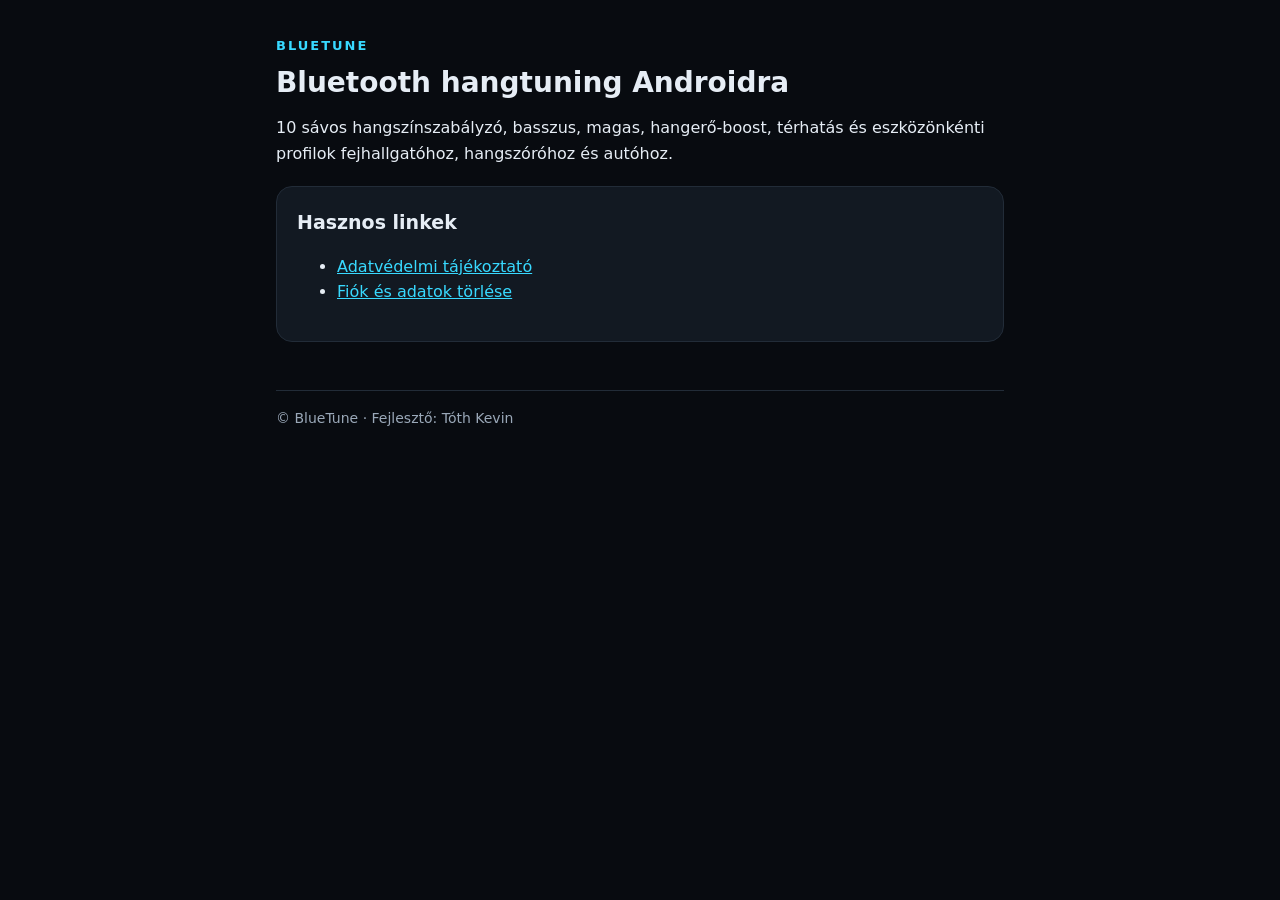
<file: docs/index.html>
<!doctype html>
<html lang="hu">
<head>
  <meta charset="utf-8">
  <meta name="viewport" content="width=device-width, initial-scale=1">
  <title>BlueTune</title>
  <link rel="stylesheet" href="style.css">
</head>
<body>
<main>
  <a class="brand" href="index.html">BLUETUNE</a>
  <h1>Bluetooth hangtuning Androidra</h1>
  <p>10 sávos hangszínszabályzó, basszus, magas, hangerő-boost, térhatás és eszközönkénti profilok
    fejhallgatóhoz, hangszóróhoz és autóhoz.</p>

  <div class="card">
    <h2 style="margin-top:0">Hasznos linkek</h2>
    <ul>
      <li><a href="privacy.html">Adatvédelmi tájékoztató</a></li>
      <li><a href="delete-account.html">Fiók és adatok törlése</a></li>
    </ul>
  </div>

  <footer class="muted">© BlueTune · Fejlesztő: Tóth Kevin</footer>
</main>
</body>
</html>
</file>
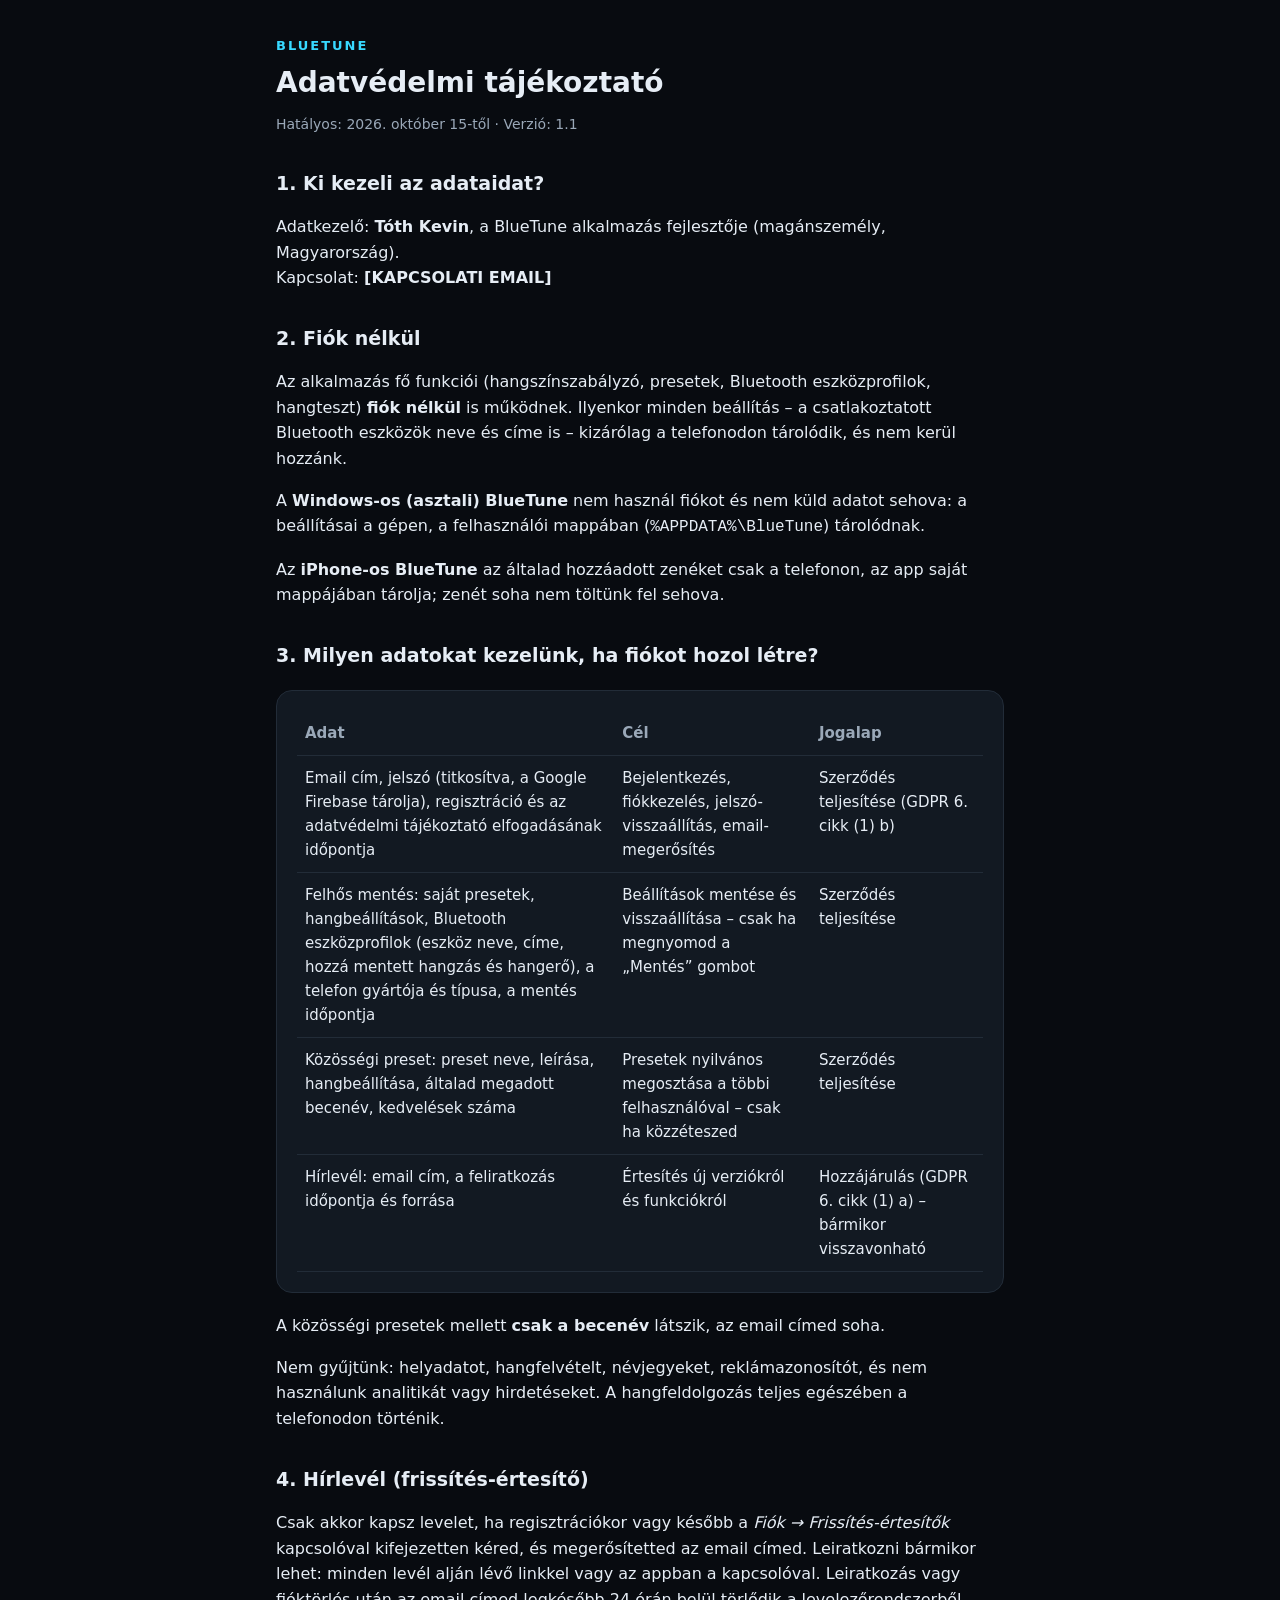
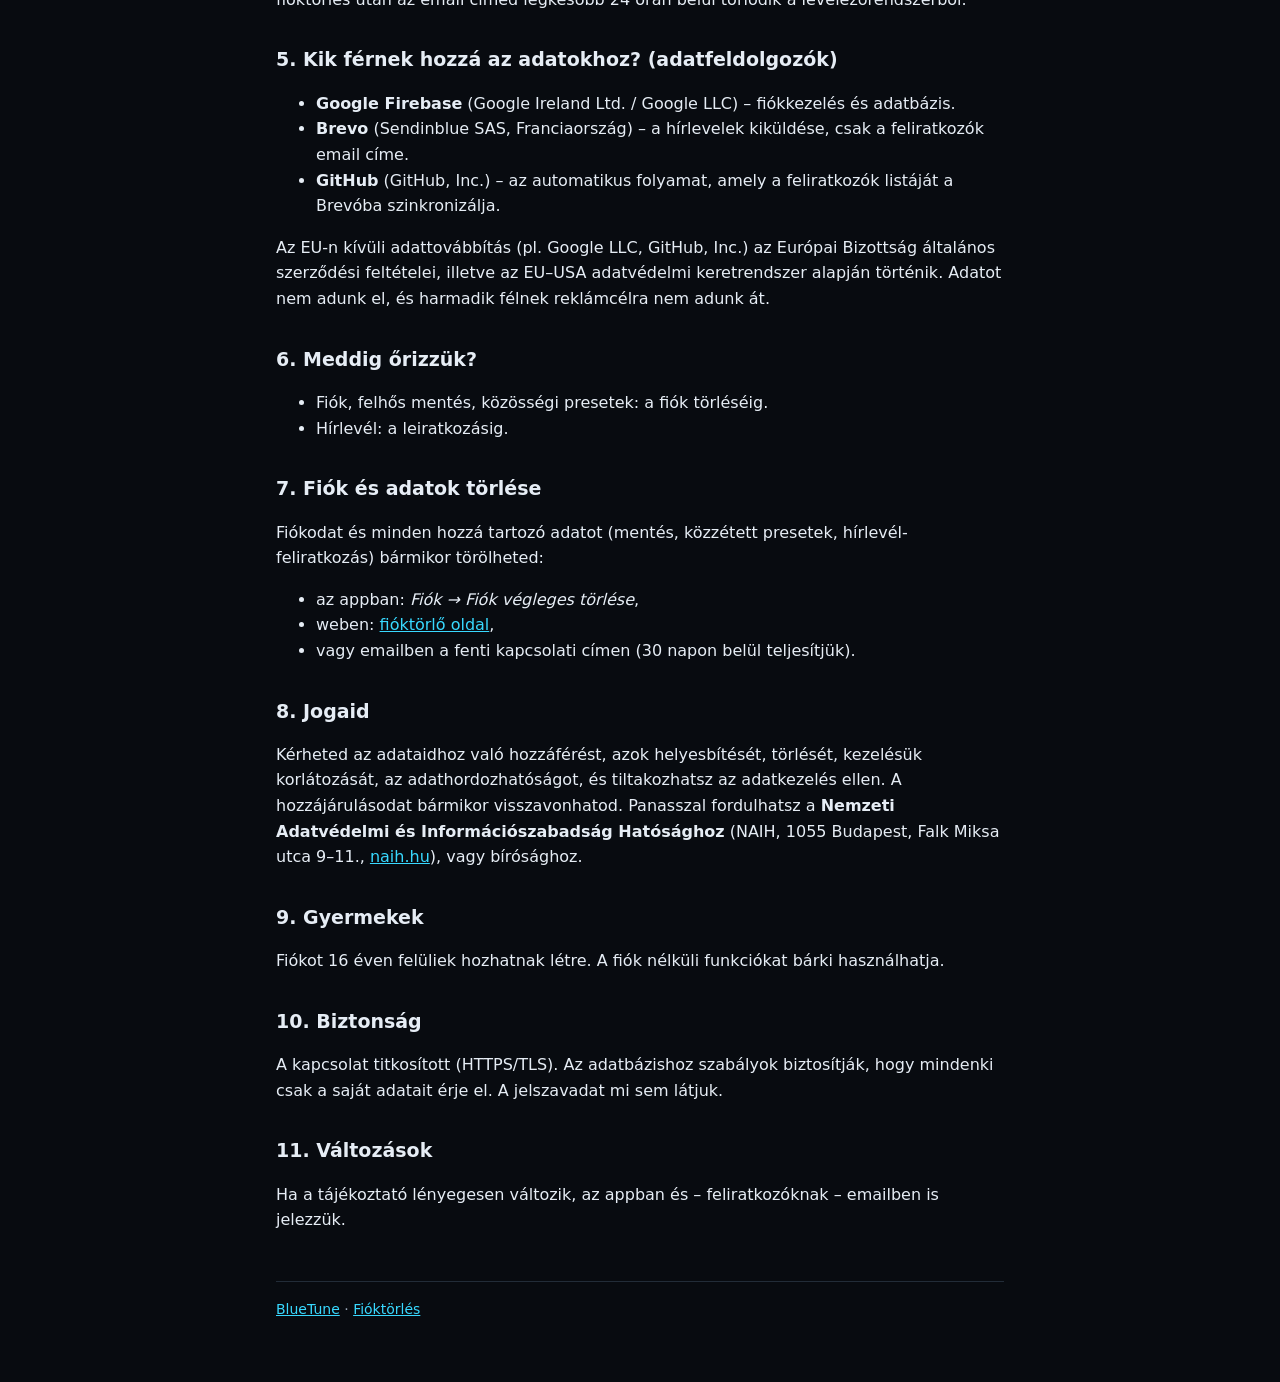
<file: docs/privacy.html>
<!doctype html>
<html lang="hu">
<head>
  <meta charset="utf-8">
  <meta name="viewport" content="width=device-width, initial-scale=1">
  <title>BlueTune adatvédelem</title>
  <link rel="stylesheet" href="style.css">
</head>
<body>
<main>
  <a class="brand" href="index.html">BLUETUNE</a>
  <h1>Adatvédelmi tájékoztató</h1>
  <p class="muted">Hatályos: 2026. október 15-től · Verzió: 1.1</p>

  <!-- KITÖLTENDŐ: a [KAPCSOLATI EMAIL] helyére írd be azt a címet, amin elérhető vagy. -->

  <h2>1. Ki kezeli az adataidat?</h2>
  <p>Adatkezelő: <strong>Tóth Kevin</strong>, a BlueTune alkalmazás fejlesztője (magánszemély, Magyarország).<br>
    Kapcsolat: <strong>[KAPCSOLATI EMAIL]</strong></p>

  <h2>2. Fiók nélkül</h2>
  <p>Az alkalmazás fő funkciói (hangszínszabályzó, presetek, Bluetooth eszközprofilok, hangteszt) <strong>fiók nélkül</strong>
    is működnek. Ilyenkor minden beállítás – a csatlakoztatott Bluetooth eszközök neve és címe is – kizárólag a telefonodon
    tárolódik, és nem kerül hozzánk.</p>
  <p>A <strong>Windows-os (asztali) BlueTune</strong> nem használ fiókot és nem küld adatot sehova: a beállításai a gépen,
    a felhasználói mappában (<code>%APPDATA%\BlueTune</code>) tárolódnak.</p>
  <p>Az <strong>iPhone-os BlueTune</strong> az általad hozzáadott zenéket csak a telefonon, az app saját mappájában tárolja; zenét soha nem töltünk fel sehova.</p>

  <h2>3. Milyen adatokat kezelünk, ha fiókot hozol létre?</h2>
  <div class="card">
    <table>
      <tr><th>Adat</th><th>Cél</th><th>Jogalap</th></tr>
      <tr><td>Email cím, jelszó (titkosítva, a Google Firebase tárolja), regisztráció és az adatvédelmi tájékoztató elfogadásának időpontja</td>
          <td>Bejelentkezés, fiókkezelés, jelszó-visszaállítás, email-megerősítés</td>
          <td>Szerződés teljesítése (GDPR 6. cikk (1) b)</td></tr>
      <tr><td>Felhős mentés: saját presetek, hangbeállítások, Bluetooth eszközprofilok (eszköz neve, címe, hozzá mentett hangzás és hangerő), a telefon gyártója és típusa, a mentés időpontja</td>
          <td>Beállítások mentése és visszaállítása – csak ha megnyomod a „Mentés” gombot</td>
          <td>Szerződés teljesítése</td></tr>
      <tr><td>Közösségi preset: preset neve, leírása, hangbeállítása, általad megadott becenév, kedvelések száma</td>
          <td>Presetek nyilvános megosztása a többi felhasználóval – csak ha közzéteszed</td>
          <td>Szerződés teljesítése</td></tr>
      <tr><td>Hírlevél: email cím, a feliratkozás időpontja és forrása</td>
          <td>Értesítés új verziókról és funkciókról</td>
          <td>Hozzájárulás (GDPR 6. cikk (1) a) – bármikor visszavonható</td></tr>
    </table>
  </div>
  <p>A közösségi presetek mellett <strong>csak a becenév</strong> látszik, az email címed soha.</p>
  <p>Nem gyűjtünk: helyadatot, hangfelvételt, névjegyeket, reklámazonosítót, és nem használunk analitikát vagy hirdetéseket.
    A hangfeldolgozás teljes egészében a telefonodon történik.</p>

  <h2>4. Hírlevél (frissítés-értesítő)</h2>
  <p>Csak akkor kapsz levelet, ha regisztrációkor vagy később a <em>Fiók → Frissítés-értesítők</em> kapcsolóval
    kifejezetten kéred, és megerősítetted az email címed. Leiratkozni bármikor lehet: minden levél alján lévő linkkel vagy az
    appban a kapcsolóval. Leiratkozás vagy fióktörlés után az email címed legkésőbb 24 órán belül törlődik a levelezőrendszerből.</p>

  <h2>5. Kik férnek hozzá az adatokhoz? (adatfeldolgozók)</h2>
  <ul>
    <li><strong>Google Firebase</strong> (Google Ireland Ltd. / Google LLC) – fiókkezelés és adatbázis.</li>
    <li><strong>Brevo</strong> (Sendinblue SAS, Franciaország) – a hírlevelek kiküldése, csak a feliratkozók email címe.</li>
    <li><strong>GitHub</strong> (GitHub, Inc.) – az automatikus folyamat, amely a feliratkozók listáját a Brevóba szinkronizálja.</li>
  </ul>
  <p>Az EU-n kívüli adattovábbítás (pl. Google LLC, GitHub, Inc.) az Európai Bizottság általános szerződési feltételei, illetve az
    EU–USA adatvédelmi keretrendszer alapján történik. Adatot nem adunk el, és harmadik félnek reklámcélra nem adunk át.</p>

  <h2>6. Meddig őrizzük?</h2>
  <ul>
    <li>Fiók, felhős mentés, közösségi presetek: a fiók törléséig.</li>
    <li>Hírlevél: a leiratkozásig.</li>
  </ul>

  <h2>7. Fiók és adatok törlése</h2>
  <p>Fiókodat és minden hozzá tartozó adatot (mentés, közzétett presetek, hírlevél-feliratkozás) bármikor törölheted:</p>
  <ul>
    <li>az appban: <em>Fiók → Fiók végleges törlése</em>,</li>
    <li>weben: <a href="delete-account.html">fióktörlő oldal</a>,</li>
    <li>vagy emailben a fenti kapcsolati címen (30 napon belül teljesítjük).</li>
  </ul>

  <h2>8. Jogaid</h2>
  <p>Kérheted az adataidhoz való hozzáférést, azok helyesbítését, törlését, kezelésük korlátozását, az adathordozhatóságot, és
    tiltakozhatsz az adatkezelés ellen. A hozzájárulásodat bármikor visszavonhatod. Panasszal fordulhatsz a
    <strong>Nemzeti Adatvédelmi és Információszabadság Hatósághoz</strong> (NAIH, 1055 Budapest, Falk Miksa utca 9–11.,
    <a href="https://naih.hu">naih.hu</a>), vagy bírósághoz.</p>

  <h2>9. Gyermekek</h2>
  <p>Fiókot 16 éven felüliek hozhatnak létre. A fiók nélküli funkciókat bárki használhatja.</p>

  <h2>10. Biztonság</h2>
  <p>A kapcsolat titkosított (HTTPS/TLS). Az adatbázishoz szabályok biztosítják, hogy mindenki csak a saját adatait érje el.
    A jelszavadat mi sem látjuk.</p>

  <h2>11. Változások</h2>
  <p>Ha a tájékoztató lényegesen változik, az appban és – feliratkozóknak – emailben is jelezzük.</p>

  <footer class="muted"><a href="index.html">BlueTune</a> · <a href="delete-account.html">Fióktörlés</a></footer>
</main>
</body>
</html>
</file>
<file: docs/style.css>
:root {
  --bg: #080b10;
  --card: #121922;
  --line: #222c38;
  --text: #e6edf5;
  --muted: #9aa8b8;
  --accent: #38d9ff;
  --danger: #ff5370;
  color-scheme: dark;
}
* { box-sizing: border-box; }
body {
  margin: 0;
  background: var(--bg);
  color: var(--text);
  font: 16px/1.6 system-ui, -apple-system, "Segoe UI", Roboto, Arial, sans-serif;
}
main { max-width: 760px; margin: 0 auto; padding: 32px 16px 64px; }
.brand { color: var(--accent); font-weight: 700; letter-spacing: 2px; font-size: 13px; text-decoration: none; }
h1 { font-size: 28px; line-height: 1.2; margin: 8px 0 4px; }
h2 { font-size: 19px; margin: 32px 0 8px; }
p, li { color: var(--text); }
.muted { color: var(--muted); font-size: 14px; }
a { color: var(--accent); }
.card { background: var(--card); border: 1px solid var(--line); border-radius: 16px; padding: 20px; margin: 20px 0; }
table { width: 100%; border-collapse: collapse; font-size: 15px; }
th, td { text-align: left; padding: 10px 8px; border-bottom: 1px solid var(--line); vertical-align: top; }
th { color: var(--muted); font-weight: 600; }
label { display: block; font-size: 14px; color: var(--muted); margin: 12px 0 4px; }
input {
  width: 100%; padding: 12px; border-radius: 10px; border: 1px solid var(--line);
  background: #0f141b; color: var(--text); font-size: 16px;
}
button {
  margin-top: 16px; padding: 12px 20px; border: 0; border-radius: 10px; font-weight: 700; font-size: 16px;
  background: var(--danger); color: #fff; cursor: pointer;
}
button[disabled] { opacity: .5; cursor: default; }
.btn { display: inline-block; padding: 12px 20px; border-radius: 10px; background: var(--accent); color: #00222c; font-weight: 700; text-decoration: none; }
.ok { color: var(--accent); }
.err { color: var(--danger); }
footer { margin-top: 48px; padding-top: 16px; border-top: 1px solid var(--line); }
@media (max-width: 520px) { h1 { font-size: 24px; } th, td { padding: 8px 4px; font-size: 14px; } }
</file>
